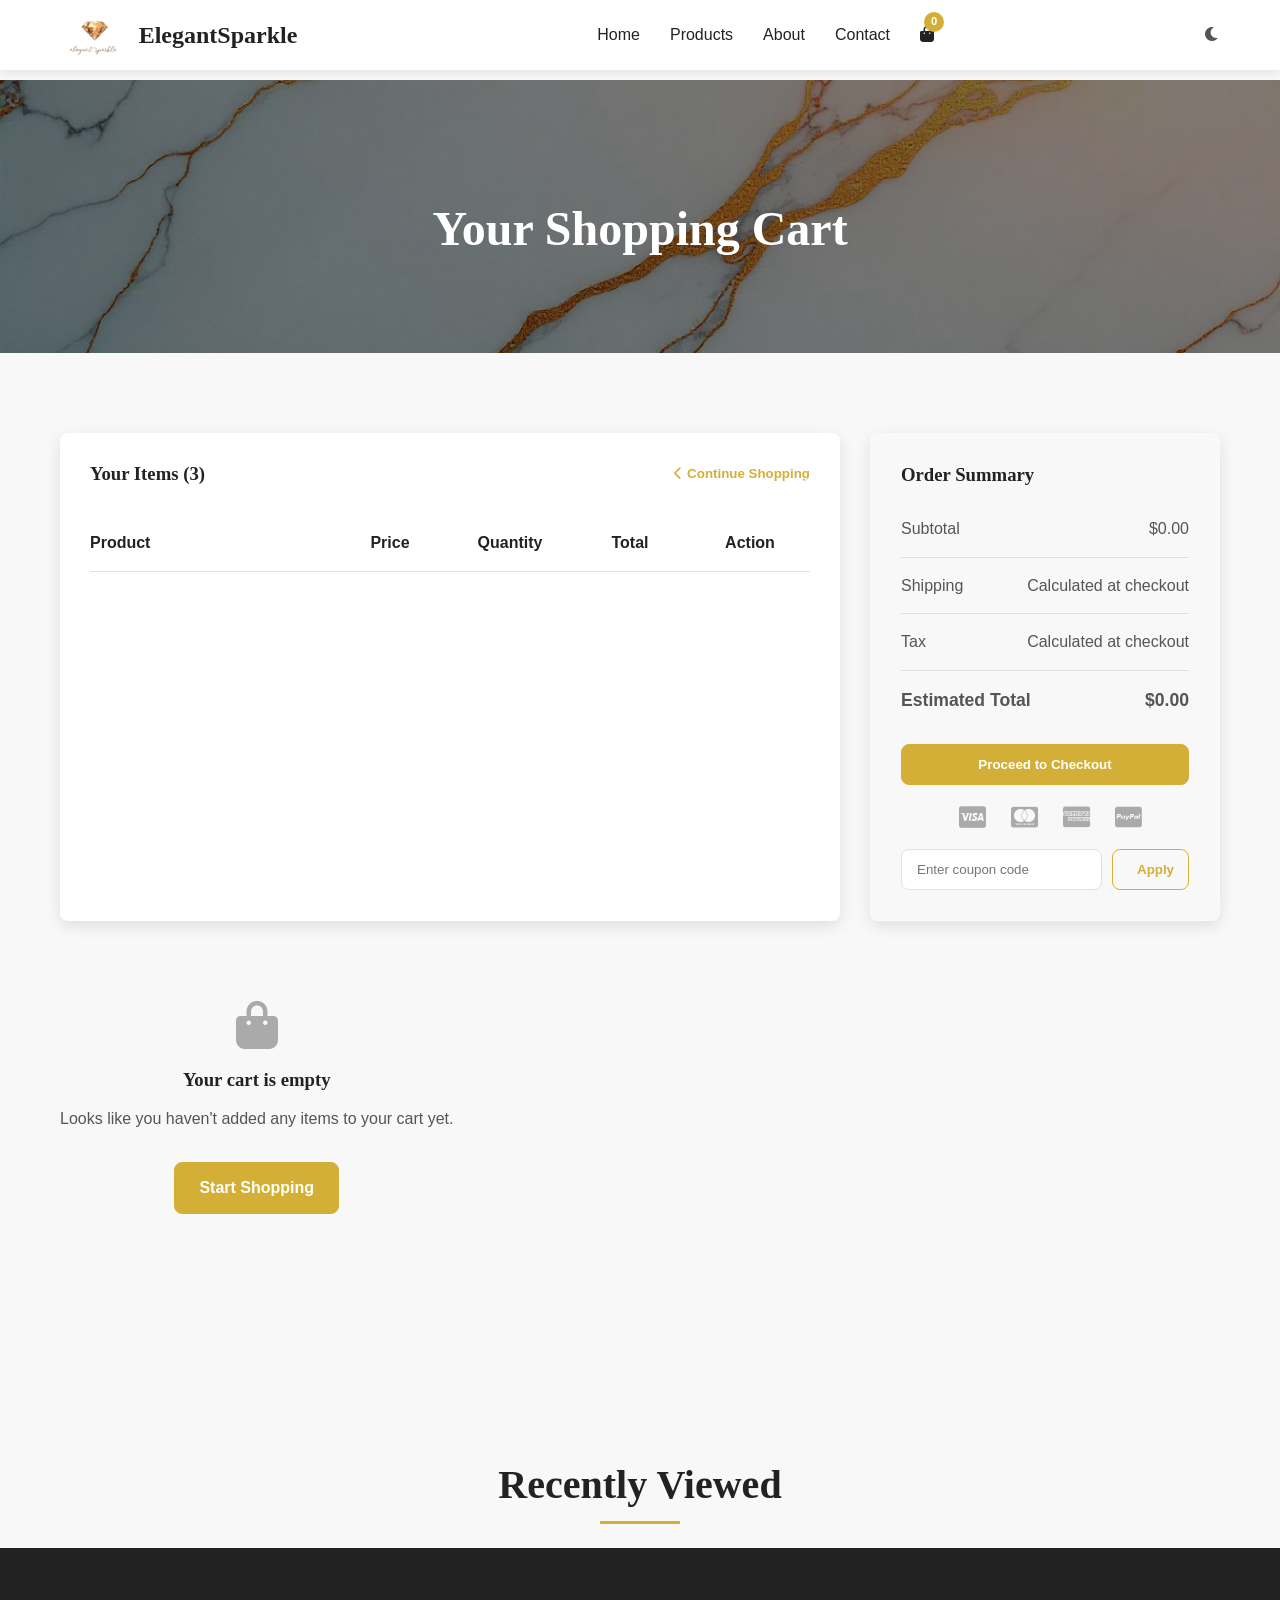
<file: cart.html>
<!DOCTYPE html>
<html lang="en">
<head>
    <meta charset="UTF-8">
    <meta name="viewport" content="width=device-width, initial-scale=1.0">
    <title>Your Shopping Cart | ElegantSparkle</title>
    <link rel="stylesheet" href="css/style.css">
    <link rel="stylesheet" href="css/animations.css">
    <link rel="stylesheet" href="https://cdnjs.cloudflare.com/ajax/libs/font-awesome/6.0.0-beta3/css/all.min.css">
</head>
<body>
    <!-- Preloader -->
    <div class="preloader">
        <div class="diamond-loader"></div>
    </div>

    <!-- Header -->
    <header class="header sticky">
        <div class="container">
            <a href="index.html" class="logo">
                <img src="images/logo.png" alt="ElegantSparkle">
                <span>ElegantSparkle</span>
            </a>
            <nav class="navbar">
                <ul class="nav-links">
                    <li><a href="index.html">Home</a></li>
                    <li><a href="products.html">Products</a></li>
                    <li><a href="about.html">About</a></li>
                    <li><a href="contact.html">Contact</a></li>
                    <li class="cart-icon">
                        <a href="cart.html">
                            <i class="fas fa-shopping-bag"></i>
                            <span class="cart-count">0</span>
                        </a>
                    </li>
                </ul>
            </nav>
            <div class="hamburger">
                <div class="bar"></div>
                <div class="bar"></div>
                <div class="bar"></div>
            </div>
        </div>
    </header>

    <!-- Cart Hero -->
    <section class="page-hero">
        <div class="container">
            <h1>Your Shopping Cart</h1>
        </div>
    </section>

    <!-- Cart Section -->
    <section class="cart-section">
        <div class="container">
            <div class="cart-container">
                <div class="cart-items">
                    <div class="cart-header">
                        <h3>Your Items (3)</h3>
                        <button class="btn btn-text continue-shopping"><i class="fas fa-chevron-left"></i> Continue Shopping</button>
                    </div>
                    <div class="cart-table">
                        <div class="cart-table-header">
                            <div class="cart-col product">Product</div>
                            <div class="cart-col price">Price</div>
                            <div class="cart-col quantity">Quantity</div>
                            <div class="cart-col total">Total</div>
                            <div class="cart-col action">Action</div>
                        </div>
                        <div class="cart-table-body">
                            <!-- Cart items will be loaded dynamically -->
                        </div>
                    </div>
                </div>
                <div class="cart-summary glassmorphism">
                    <h3>Order Summary</h3>
                    <div class="summary-details">
                        <div class="summary-row">
                            <span>Subtotal</span>
                            <span class="subtotal">$0.00</span>
                        </div>
                        <div class="summary-row">
                            <span>Shipping</span>
                            <span class="shipping">Calculated at checkout</span>
                        </div>
                        <div class="summary-row">
                            <span>Tax</span>
                            <span class="tax">Calculated at checkout</span>
                        </div>
                        <div class="summary-row total">
                            <span>Estimated Total</span>
                            <span class="estimated-total">$0.00</span>
                        </div>
                    </div>
                    <button class="btn btn-gold checkout-btn ripple">Proceed to Checkout</button>
                    <div class="payment-methods">
                        <i class="fab fa-cc-visa"></i>
                        <i class="fab fa-cc-mastercard"></i>
                        <i class="fab fa-cc-amex"></i>
                        <i class="fab fa-cc-paypal"></i>
                    </div>
                    <div class="coupon-code">
                        <input type="text" placeholder="Enter coupon code">
                        <button class="btn btn-outline-gold apply-coupon">Apply</button>
                    </div>
                </div>
            </div>
            <div class="cart-empty">
                <div class="empty-content">
                    <i class="fas fa-shopping-bag"></i>
                    <h3>Your cart is empty</h3>
                    <p>Looks like you haven't added any items to your cart yet.</p>
                    <a href="products.html" class="btn btn-gold ripple">Start Shopping</a>
                </div>
            </div>
        </div>
    </section>

    <!-- Recently Viewed -->
    <section class="recently-viewed">
        <div class="container">
            <h3 class="section-title">Recently Viewed</h3>
            <div class="recently-viewed-grid">
                <!-- Recently viewed items will be loaded here -->
            </div>
        </div>
    </section>

    <!-- Footer -->
    <footer class="footer">
        <!-- Same as index.html -->
    </footer>

    <!-- Scroll to Top Button -->
    <button class="scroll-top">
        <i class="fas fa-arrow-up"></i>
    </button>

    <!-- Toast Notification -->
    <div class="toast"></div>

    <script src="js/main.js"></script>
    <script src="js/cart.js"></script>
</body>
</html>
</file>
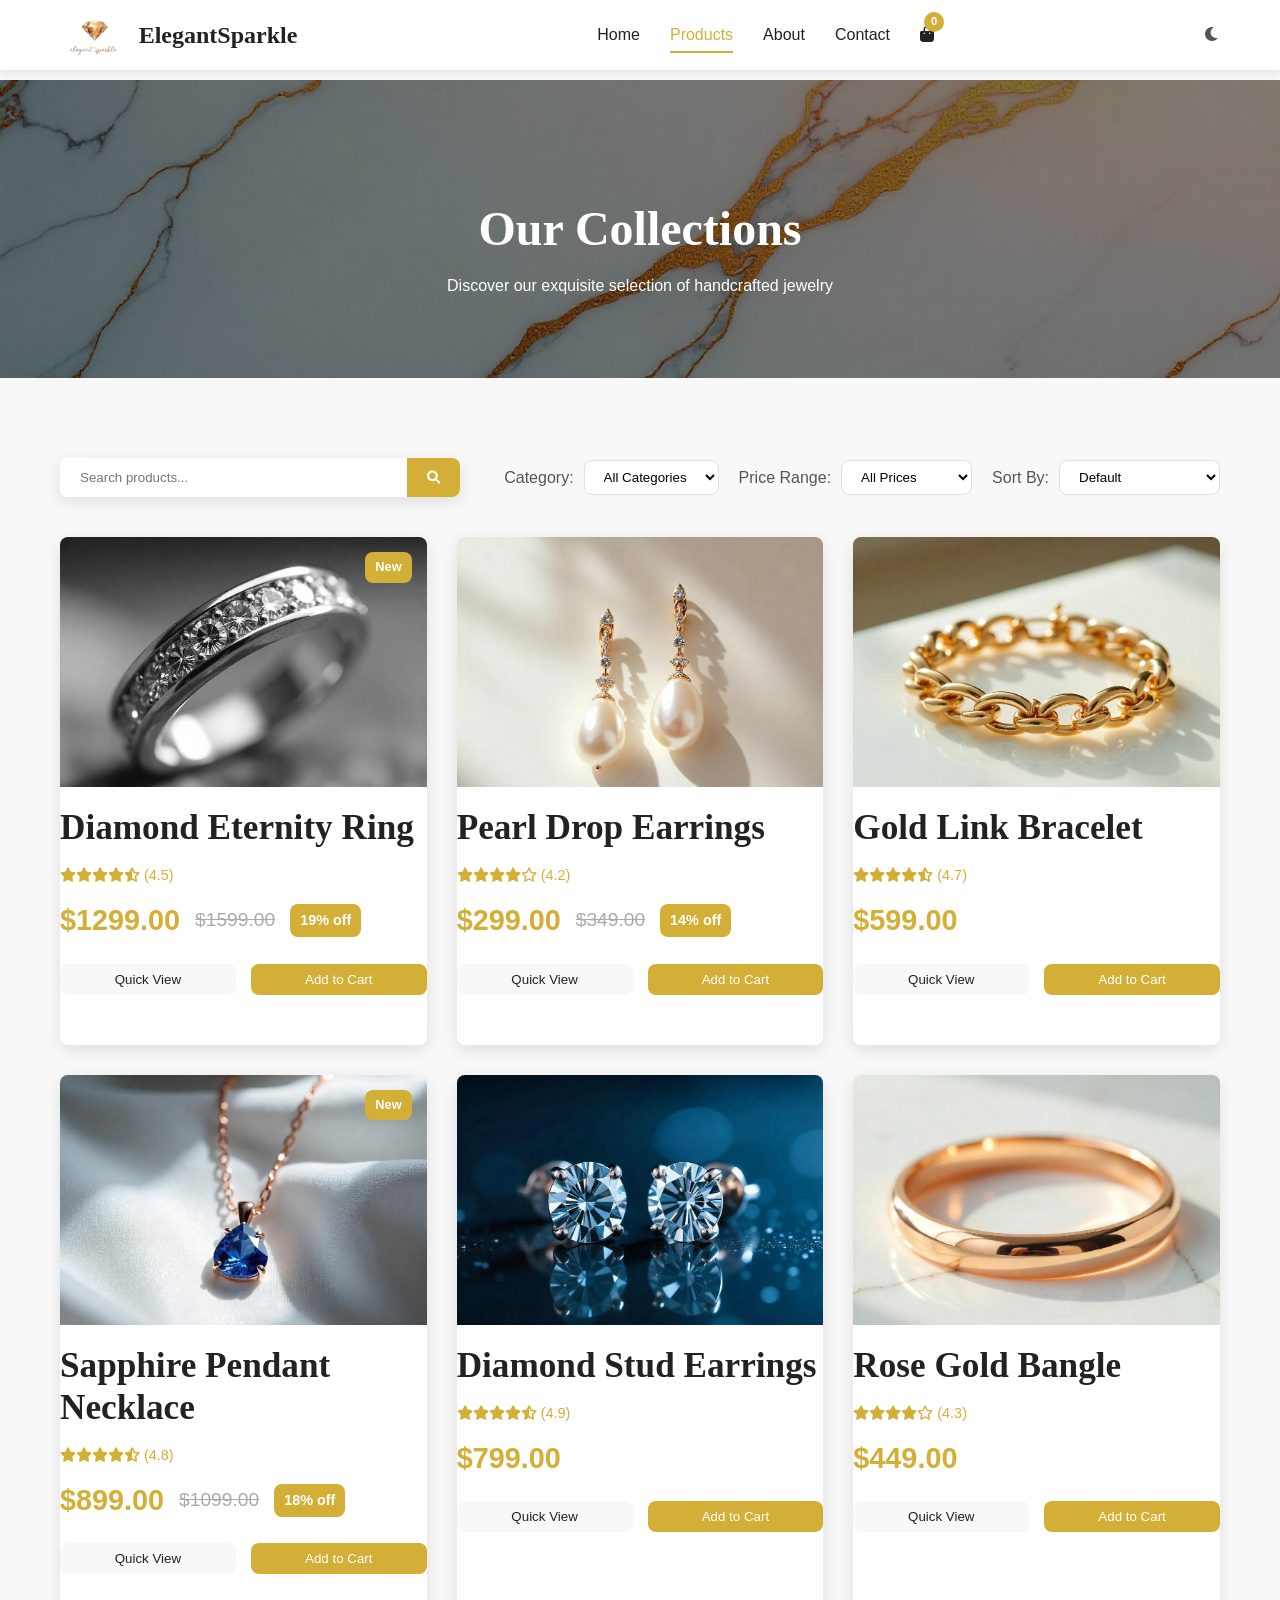
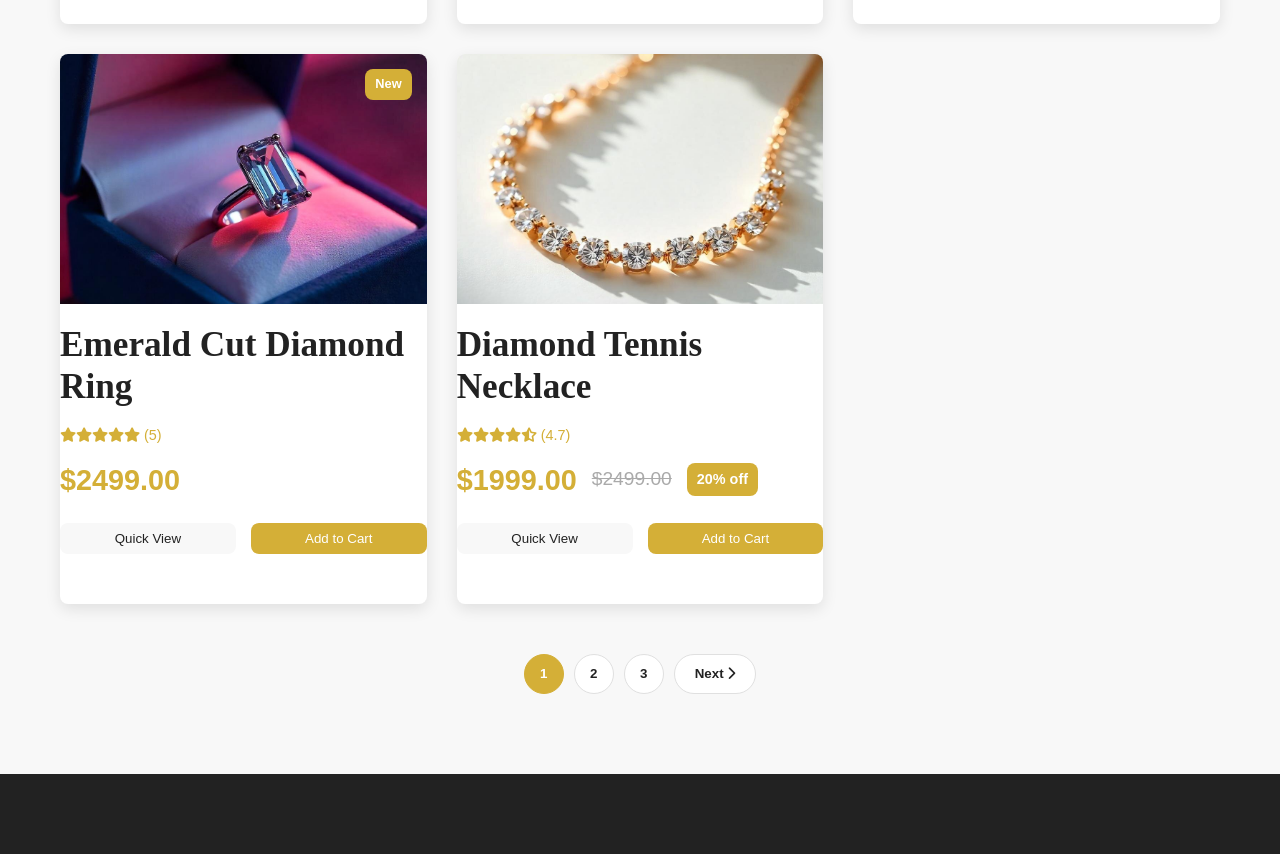
<file: products.html>
<!DOCTYPE html>
<html lang="en">
<head>
    <meta charset="UTF-8">
    <meta name="viewport" content="width=device-width, initial-scale=1.0">
    <title>Our Products | ElegantSparkle</title>
    <link rel="stylesheet" href="css/style.css">
    <link rel="stylesheet" href="css/animations.css">
    <link rel="stylesheet" href="https://cdnjs.cloudflare.com/ajax/libs/font-awesome/6.0.0-beta3/css/all.min.css">
</head>
<body>
    <!-- Preloader -->
    <div class="preloader">
        <div class="diamond-loader"></div>
    </div>

    <!-- Header -->
    <header class="header sticky">
        <div class="container">
            <a href="index.html" class="logo">
                <img src="images/logo.png" alt="ElegantSparkle">
                <span>ElegantSparkle</span>
            </a>
            <nav class="navbar">
                <ul class="nav-links">
                    <li><a href="index.html">Home</a></li>
                    <li><a href="products.html" class="active">Products</a></li>
                    <li><a href="about.html">About</a></li>
                    <li><a href="contact.html">Contact</a></li>
                    <li class="cart-icon">
                        <a href="cart.html">
                            <i class="fas fa-shopping-bag"></i>
                            <span class="cart-count">0</span>
                        </a>
                    </li>
                </ul>
            </nav>
            <div class="hamburger">
                <div class="bar"></div>
                <div class="bar"></div>
                <div class="bar"></div>
            </div>
        </div>
    </header>

    <!-- Products Hero -->
    <section class="page-hero">
        <div class="container">
            <h1>Our Collections</h1>
            <p>Discover our exquisite selection of handcrafted jewelry</p>
        </div>
    </section>

    <!-- Products Section -->
    <section class="products-section">
        <div class="container">
            <div class="products-toolbar">
                <div class="search-box">
                    <input type="text" id="product-search" placeholder="Search products...">
                    <button class="search-btn"><i class="fas fa-search"></i></button>
                </div>
                <div class="filter-controls">
                    <div class="filter-group">
                        <label for="category-filter">Category:</label>
                        <select id="category-filter">
                            <option value="all">All Categories</option>
                            <option value="rings">Rings</option>
                            <option value="necklaces">Necklaces</option>
                            <option value="earrings">Earrings</option>
                            <option value="bracelets">Bracelets</option>
                        </select>
                    </div>
                    <div class="filter-group">
                        <label for="price-filter">Price Range:</label>
                        <select id="price-filter">
                            <option value="all">All Prices</option>
                            <option value="0-100">$0 - $100</option>
                            <option value="100-500">$100 - $500</option>
                            <option value="500-1000">$500 - $1000</option>
                            <option value="1000+">$1000+</option>
                        </select>
                    </div>
                    <div class="filter-group">
                        <label for="sort-by">Sort By:</label>
                        <select id="sort-by">
                            <option value="default">Default</option>
                            <option value="price-low">Price: Low to High</option>
                            <option value="price-high">Price: High to Low</option>
                            <option value="rating">Rating</option>
                            <option value="newest">Newest</option>
                        </select>
                    </div>
                </div>
            </div>

            <div class="products-grid">
                <!-- Product cards will be dynamically loaded here -->
            </div>

            <div class="pagination">
                <button class="page-btn active">1</button>
                <button class="page-btn">2</button>
                <button class="page-btn">3</button>
                <button class="page-btn next">Next <i class="fas fa-chevron-right"></i></button>
            </div>
        </div>
    </section>

    <!-- Quick View Modal -->
    <div class="quick-view-modal">
        <div class="modal-content">
            <span class="close-modal">&times;</span>
            <div class="modal-body">
                <!-- Content will be loaded dynamically -->
            </div>
        </div>
    </div>

    <!-- Footer -->
    <footer class="footer">
        <!-- Same as index.html -->
    </footer>

    <!-- Scroll to Top Button -->
    <button class="scroll-top">
        <i class="fas fa-arrow-up"></i>
    </button>

    <!-- Toast Notification -->
    <div class="toast"></div>

    <script src="js/main.js"></script>
    <script src="js/cart.js"></script>
    <script src="js/products.js"></script>
</body>
</html>
</file>
<file: css/style.css>
/* Global Styles */
:root {
    --primary-color: #d4af37; /* Gold */
    --secondary-color: #333333;
    --light-color: #f8f8f8;
    --dark-color: #222222;
    --text-color: #555555;
    --light-gray: #e0e0e0;
    --medium-gray: #aaaaaa;
    --dark-gray: #777777;
    --white: #ffffff;
    --black: #000000;
    --success-color: #28a745;
    --error-color: #dc3545;
    --warning-color: #ffc107;
    --info-color: #17a2b8;
    --font-main: 'Cormorant Garamond', serif;
    --font-secondary: 'Montserrat', sans-serif;
    --transition: all 0.3s ease;
    --border-radius: 8px;
    --box-shadow: 0 5px 15px rgba(0, 0, 0, 0.1);
    --glass-effect: rgba(255, 255, 255, 0.1);
    --glass-border: 1px solid rgba(255, 255, 255, 0.2);
    --glass-backdrop: blur(10px);
}

* {
    margin: 0;
    padding: 0;
    box-sizing: border-box;
}

html {
    scroll-behavior: smooth;
}

body {
    font-family: var(--font-secondary);
    color: var(--text-color);
    background-color: var(--light-color);
    line-height: 1.6;
    overflow-x: hidden;
}

h1, h2, h3, h4, h5, h6 {
    font-family: var(--font-main);
    color: var(--dark-color);
    font-weight: 600;
    line-height: 1.2;
}

a {
    text-decoration: none;
    color: inherit;
    transition: var(--transition);
}

ul {
    list-style: none;
}

img {
    max-width: 100%;
    height: auto;
}

.container {
    width: 100%;
    max-width: 1200px;
    margin: 0 auto;
    padding: 0 20px;
}

.btn {
    display: inline-block;
    padding: 12px 24px;
    border-radius: var(--border-radius);
    font-weight: 600;
    text-align: center;
    cursor: pointer;
    transition: var(--transition);
    border: none;
    font-family: var(--font-secondary);
    position: relative;
    overflow: hidden;
}

.btn-gold {
    background-color: var(--primary-color);
    color: var(--white);
    border: 1px solid var(--primary-color);
}

.btn-gold:hover {
    background-color: transparent;
    color: var(--primary-color);
}

.btn-outline-gold {
    background-color: transparent;
    color: var(--primary-color);
    border: 1px solid var(--primary-color);
}

.btn-outline-gold:hover {
    background-color: var(--primary-color);
    color: var(--white);
}

.btn-text {
    background: none;
    border: none;
    color: var(--primary-color);
    padding: 0;
    font-weight: 600;
}

.btn-text:hover {
    text-decoration: underline;
}

.section-title {
    font-size: 2.5rem;
    margin-bottom: 1.5rem;
    text-align: center;
    position: relative;
    padding-bottom: 15px;
}

.section-title::after {
    content: '';
    position: absolute;
    bottom: 0;
    left: 50%;
    transform: translateX(-50%);
    width: 80px;
    height: 3px;
    background-color: var(--primary-color);
}

/* Glassmorphism Effect */
.glassmorphism {
    background: var(--glass-effect);
    border-radius: var(--border-radius);
    box-shadow: var(--box-shadow);
    backdrop-filter: var(--glass-backdrop);
    -webkit-backdrop-filter: var(--glass-backdrop);
    border: var(--glass-border);
}

/* Header Styles */
.header {
    padding: 20px 0;
    position: fixed;
    top: 0;
    left: 0;
    width: 100%;
    z-index: 1000;
    transition: var(--transition);
    background-color: rgba(255, 255, 255, 0.9);
}

.header.sticky {
    padding: 15px 0;
    box-shadow: 0 2px 10px rgba(0, 0, 0, 0.1);
    background-color: rgba(255, 255, 255, 0.98);
}

.header .container {
    display: flex;
    justify-content: space-between;
    align-items: center;
}

.logo {
    display: flex;
    align-items: center;
    font-family: var(--font-main);
    font-size: 1.5rem;
    font-weight: 700;
    color: var(--dark-color);
}

.logo img {
    height: 40px;
    margin-right: 10px;
}

.nav-links {
    display: flex;
    align-items: center;
}

.nav-links li {
    margin-left: 30px;
    position: relative;
}

.nav-links a {
    font-weight: 500;
    color: var(--dark-color);
    transition: var(--transition);
}

.nav-links a:hover,
.nav-links a.active {
    color: var(--primary-color);
}

.nav-links a.active::after {
    content: '';
    position: absolute;
    bottom: -5px;
    left: 0;
    width: 100%;
    height: 2px;
    background-color: var(--primary-color);
}

.cart-icon {
    position: relative;
}

.cart-count {
    position: absolute;
    top: -10px;
    right: -10px;
    background-color: var(--primary-color);
    color: var(--white);
    border-radius: 50%;
    width: 20px;
    height: 20px;
    display: flex;
    align-items: center;
    justify-content: center;
    font-size: 0.7rem;
    font-weight: 600;
}

.hamburger {
    display: none;
    cursor: pointer;
}

.hamburger .bar {
    width: 25px;
    height: 3px;
    background-color: var(--dark-color);
    margin: 5px 0;
    transition: var(--transition);
}

/* Hero Section */
.hero {
    height: 100vh;
    min-height: 600px;
    position: relative;
    overflow: hidden;
    margin-top: 80px;
}

.hero-slider {
    width: 100%;
    height: 100%;
    position: relative;
}

.slide {
    position: absolute;
    top: 0;
    left: 0;
    width: 100%;
    height: 100%;
    background-size: cover;
    background-position: center;
    opacity: 0;
    transition: opacity 1s ease-in-out;
}

.slide.active {
    opacity: 1;
}

.slide-content {
    position: absolute;
    top: 50%;
    left: 10%;
    transform: translateY(-50%);
    max-width: 500px;
    color: var(--white);
    text-shadow: 1px 1px 3px rgba(0, 0, 0, 0.3);
}

.slide-title {
    font-size: 3.5rem;
    margin-bottom: 20px;
    color: var(--white);
}

.slide-text {
    font-size: 1.2rem;
    margin-bottom: 30px;
}

.slider-nav {
    position: absolute;
    bottom: 50px;
    left: 50%;
    transform: translateX(-50%);
    display: flex;
    z-index: 10;
}

.slider-btn {
    width: 12px;
    height: 12px;
    border-radius: 50%;
    border: 2px solid var(--white);
    background: transparent;
    margin: 0 5px;
    cursor: pointer;
    transition: var(--transition);
}

.slider-btn.active {
    background: var(--white);
}

/* Page Hero */
.page-hero {
    padding: 120px 0 80px;
    text-align: center;
    background: linear-gradient(rgba(0, 0, 0, 0.5), rgba(0, 0, 0, 0.5)), url('../images/about/hero-bg.jpg') center/cover no-repeat;
    color: var(--white);
    margin-top: 80px;
}

.page-hero h1 {
    font-size: 3rem;
    color: var(--white);
    margin-bottom: 15px;
}

/* Featured Collections */
.featured-collections {
    padding: 80px 0;
}

.collections-grid {
    display: grid;
    grid-template-columns: repeat(auto-fit, minmax(300px, 1fr));
    gap: 30px;
    margin-top: 40px;
}

.collection-card {
    position: relative;
    border-radius: var(--border-radius);
    overflow: hidden;
    box-shadow: var(--box-shadow);
    transition: var(--transition);
}

.collection-img {
    height: 300px;
    overflow: hidden;
}

.collection-img img {
    width: 100%;
    height: 100%;
    object-fit: cover;
    transition: var(--transition);
}

.collection-info {
    position: absolute;
    bottom: 0;
    left: 0;
    width: 100%;
    padding: 20px;
    background: linear-gradient(to top, rgba(0, 0, 0, 0.8), transparent);
    color: var(--white);
}

.collection-info h3 {
    color: var(--white);
    margin-bottom: 5px;
}

.collection-card:hover .collection-img img {
    transform: scale(1.1);
}

/* Testimonials */
.testimonials {
    padding: 80px 0;
    background-color: #f9f9f9;
}

.testimonial-carousel {
    position: relative;
    max-width: 800px;
    margin: 40px auto 0;
}

.testimonial-slide {
    display: none;
    animation: fade 1s ease-in-out;
}

.testimonial-slide.active {
    display: block;
}

.testimonial-content {
    padding: 30px;
    text-align: center;
}

.rating {
    color: var(--primary-color);
    margin-bottom: 20px;
}

.client-info {
    display: flex;
    align-items: center;
    justify-content: center;
    margin-top: 20px;
}

.client-info img {
    width: 60px;
    height: 60px;
    border-radius: 50%;
    object-fit: cover;
    margin-right: 15px;
    border: 2px solid var(--primary-color);
}

.testimonial-nav {
    display: flex;
    justify-content: center;
    margin-top: 30px;
}

.testimonial-prev,
.testimonial-next {
    background: none;
    border: none;
    color: var(--primary-color);
    font-size: 1.5rem;
    cursor: pointer;
    margin: 0 10px;
    transition: var(--transition);
}

.testimonial-prev:hover,
.testimonial-next:hover {
    transform: scale(1.2);
}

/* Newsletter */
.newsletter {
    padding: 80px 0;
    background: linear-gradient(rgba(0, 0, 0, 0.7), rgba(0, 0, 0, 0.7)), url('../images/newsletter-bg.jpg') center/cover no-repeat;
    color: var(--white);
}

.newsletter-content {
    max-width: 600px;
    margin: 0 auto;
    padding: 40px;
    text-align: center;
}

.newsletter h2 {
    color: var(--white);
    margin-bottom: 15px;
}

.newsletter-form {
    display: flex;
    margin-top: 30px;
}

.newsletter-form input {
    flex: 1;
    padding: 12px 20px;
    border: none;
    border-radius: var(--border-radius) 0 0 var(--border-radius);
    font-family: var(--font-secondary);
}

.newsletter-form button {
    border-radius: 0 var(--border-radius) var(--border-radius) 0;
}

/* Products Section */
.products-section {
    padding: 80px 0;
}

.products-toolbar {
    display: flex;
    justify-content: space-between;
    align-items: center;
    margin-bottom: 30px;
    flex-wrap: wrap;
    gap: 20px;
}

.search-box {
    display: flex;
    align-items: center;
    background-color: var(--white);
    border-radius: var(--border-radius);
    overflow: hidden;
    box-shadow: var(--box-shadow);
    flex: 1;
    max-width: 400px;
}

.search-box input {
    flex: 1;
    padding: 12px 20px;
    border: none;
    font-family: var(--font-secondary);
}

.search-btn {
    background-color: var(--primary-color);
    color: var(--white);
    border: none;
    padding: 12px 20px;
    cursor: pointer;
}

.filter-controls {
    display: flex;
    gap: 20px;
    flex-wrap: wrap;
}

.filter-group {
    display: flex;
    align-items: center;
    gap: 10px;
}

.filter-group label {
    font-weight: 500;
}

.filter-group select {
    padding: 8px 15px;
    border-radius: var(--border-radius);
    border: 1px solid var(--light-gray);
    font-family: var(--font-secondary);
    background-color: var(--white);
}

.products-grid {
    display: grid;
    grid-template-columns: repeat(auto-fill, minmax(280px, 1fr));
    gap: 30px;
    margin-top: 40px;
}

.product-card {
    background-color: var(--white);
    border-radius: var(--border-radius);
    overflow: hidden;
    box-shadow: var(--box-shadow);
    transition: var(--transition);
    position: relative;
}

.product-card:hover {
    transform: translateY(-10px);
    box-shadow: 0 15px 30px rgba(0, 0, 0, 0.1);
}

.product-badge {
    position: absolute;
    top: 15px;
    right: 15px;
    background-color: var(--primary-color);
    color: var(--white);
    padding: 5px 10px;
    border-radius: var(--border-radius);
    font-size: 0.8rem;
    font-weight: 600;
    z-index: 1;
}

.product-img {
    height: 250px;
    overflow: hidden;
}

.product-img img {
    width: 100%;
    height: 100%;
    object-fit: cover;
    transition: var(--transition);
}

.product-card:hover .product-img img {
    transform: scale(1.1);
}

.product-info {
    padding: 20px;
}

.product-title {
    font-size: 1.1rem;
    margin-bottom: 10px;
    color: var(--dark-color);
}

.product-price {
    display: flex;
    align-items: center;
    gap: 10px;
    margin-bottom: 15px;
}

.current-price {
    font-weight: 600;
    color: var(--primary-color);
    font-size: 1.2rem;
}

.original-price {
    text-decoration: line-through;
    color: var(--medium-gray);
    font-size: 0.9rem;
}

.discount {
    background-color: var(--primary-color);
    color: var(--white);
    padding: 3px 8px;
    border-radius: var(--border-radius);
    font-size: 0.8rem;
    font-weight: 600;
}

.product-actions {
    display: flex;
    gap: 10px;
}

.quick-view-btn {
    background-color: var(--light-color);
    color: var(--dark-color);
    border: none;
    padding: 8px 15px;
    border-radius: var(--border-radius);
    font-weight: 500;
    cursor: pointer;
    transition: var(--transition);
    flex: 1;
}

.quick-view-btn:hover {
    background-color: var(--primary-color);
    color: var(--white);
}

.add-to-cart-btn {
    background-color: var(--primary-color);
    color: var(--white);
    border: none;
    padding: 8px 15px;
    border-radius: var(--border-radius);
    font-weight: 500;
    cursor: pointer;
    transition: var(--transition);
    flex: 1;
}

.add-to-cart-btn:hover {
    background-color: var(--dark-color);
}

.rating {
    color: var(--primary-color);
    margin-bottom: 10px;
    font-size: 0.9rem;
}

.pagination {
    display: flex;
    justify-content: center;
    margin-top: 50px;
    gap: 10px;
}

.page-btn {
    width: 40px;
    height: 40px;
    border-radius: 50%;
    border: 1px solid var(--light-gray);
    background-color: var(--white);
    color: var(--dark-color);
    font-weight: 600;
    cursor: pointer;
    transition: var(--transition);
}

.page-btn.active {
    background-color: var(--primary-color);
    color: var(--white);
    border-color: var(--primary-color);
}

.page-btn:hover:not(.active) {
    border-color: var(--primary-color);
    color: var(--primary-color);
}

.page-btn.next {
    width: auto;
    padding: 0 20px;
    border-radius: 20px;
}

/* Quick View Modal */
.quick-view-modal {
    position: fixed;
    top: 0;
    left: 0;
    width: 100%;
    height: 100%;
    background-color: rgba(0, 0, 0, 0.7);
    display: flex;
    align-items: center;
    justify-content: center;
    z-index: 2000;
    opacity: 0;
    visibility: hidden;
    transition: var(--transition);
}

.quick-view-modal.active {
    opacity: 1;
    visibility: visible;
}

.modal-content {
    background-color: var(--white);
    border-radius: var(--border-radius);
    width: 90%;
    max-width: 900px;
    max-height: 90vh;
    overflow-y: auto;
    position: relative;
    animation: modalFadeIn 0.3s ease-in-out;
}

.close-modal {
    position: absolute;
    top: 15px;
    right: 15px;
    font-size: 1.5rem;
    color: var(--dark-color);
    cursor: pointer;
    transition: var(--transition);
    z-index: 1;
}

.close-modal:hover {
    color: var(--primary-color);
    transform: rotate(90deg);
}

.modal-body {
    display: grid;
    grid-template-columns: 1fr 1fr;
    gap: 30px;
    padding: 30px;
}

.modal-product-img {
    border-radius: var(--border-radius);
    overflow: hidden;
}

.modal-product-img img {
    width: 100%;
    height: auto;
    display: block;
}

.modal-product-info h2 {
    margin-bottom: 15px;
}

.modal-product-price {
    font-size: 1.5rem;
    color: var(--primary-color);
    font-weight: 600;
    margin-bottom: 15px;
}

.modal-product-description {
    margin-bottom: 20px;
}

.modal-product-options {
    margin-bottom: 20px;
}

.option-group {
    margin-bottom: 15px;
}

.option-group label {
    display: block;
    margin-bottom: 5px;
    font-weight: 500;
}

.option-group select,
.option-group input {
    width: 100%;
    padding: 10px;
    border-radius: var(--border-radius);
    border: 1px solid var(--light-gray);
    font-family: var(--font-secondary);
}

.quantity-selector {
    display: flex;
    align-items: center;
    border: 1px solid var(--light-gray);
    border-radius: var(--border-radius);
    width: fit-content;
}

.quantity-btn {
    background: none;
    border: none;
    padding: 10px 15px;
    cursor: pointer;
    font-size: 1rem;
}

.quantity-input {
    width: 50px;
    text-align: center;
    border: none;
    border-left: 1px solid var(--light-gray);
    border-right: 1px solid var(--light-gray);
    padding: 10px;
    -moz-appearance: textfield;
}

.quantity-input::-webkit-outer-spin-button,
.quantity-input::-webkit-inner-spin-button {
    -webkit-appearance: none;
    margin: 0;
}

.modal-product-actions {
    display: flex;
    gap: 10px;
    margin-bottom: 20px;
}

.modal-product-actions .btn {
    flex: 1;
}

.modal-product-meta {
    font-size: 0.9rem;
    color: var(--dark-gray);
}

/* Product Details */
.product-details {
    padding: 80px 0;
}

.product-details-grid {
    display: grid;
    grid-template-columns: 1fr 1fr;
    gap: 50px;
    margin-top: 40px;
}

.product-gallery {
    position: sticky;
    top: 100px;
}

.main-image {
    margin-bottom: 15px;
    border-radius: var(--border-radius);
    overflow: hidden;
}

.main-image img {
    width: 100%;
    height: auto;
    display: block;
}

.thumbnail-container {
    display: grid;
    grid-template-columns: repeat(4, 1fr);
    gap: 10px;
}

.thumbnail {
    border-radius: var(--border-radius);
    overflow: hidden;
    cursor: pointer;
    border: 2px solid transparent;
    transition: var(--transition);
}

.thumbnail.active {
    border-color: var(--primary-color);
}

.thumbnail img {
    width: 100%;
    height: auto;
    display: block;
}

.product-info {
    padding: 20px 0;
}

.product-title {
    font-size: 2.2rem;
    margin-bottom: 15px;
}

.product-meta {
    display: flex;
    align-items: center;
    gap: 20px;
    margin-bottom: 20px;
    font-size: 0.9rem;
}

.review-count {
    color: var(--medium-gray);
}

.product-price {
    display: flex;
    align-items: center;
    gap: 15px;
    margin-bottom: 20px;
}

.current-price {
    font-size: 1.8rem;
    font-weight: 600;
    color: var(--primary-color);
}

.original-price {
    text-decoration: line-through;
    color: var(--medium-gray);
    font-size: 1.2rem;
}

.discount {
    background-color: var(--primary-color);
    color: var(--white);
    padding: 5px 10px;
    border-radius: var(--border-radius);
    font-size: 0.9rem;
    font-weight: 600;
}

.product-description {
    margin-bottom: 30px;
}

.features-list {
    margin: 20px 0;
}

.features-list li {
    margin-bottom: 10px;
    display: flex;
    align-items: center;
}

.features-list i {
    margin-right: 10px;
    color: var(--primary-color);
}

.product-options {
    margin-bottom: 30px;
}

.size-select {
    padding: 10px 15px;
    border-radius: var(--border-radius);
    border: 1px solid var(--light-gray);
    font-family: var(--font-secondary);
    width: 100%;
    max-width: 200px;
}

.product-actions {
    display: flex;
    gap: 15px;
    margin-bottom: 30px;
}

.product-actions .btn {
    flex: 1;
}

.product-share {
    display: flex;
    align-items: center;
    gap: 15px;
}

.product-share a {
    color: var(--dark-gray);
    font-size: 1.2rem;
    transition: var(--transition);
}

.product-share a:hover {
    color: var(--primary-color);
}

.product-tabs {
    margin-top: 50px;
}

.tab-header {
    display: flex;
    border-bottom: 1px solid var(--light-gray);
    margin-bottom: 30px;
}

.tab-btn {
    padding: 10px 20px;
    background: none;
    border: none;
    border-bottom: 3px solid transparent;
    font-weight: 600;
    color: var(--dark-gray);
    cursor: pointer;
    transition: var(--transition);
}

.tab-btn.active {
    color: var(--primary-color);
    border-bottom-color: var(--primary-color);
}

.tab-content {
    display: none;
    padding: 20px 0;
}

.tab-content.active {
    display: block;
    animation: fadeIn 0.5s ease-in-out;
}

.details-table {
    width: 100%;
    border-collapse: collapse;
}

.details-table th,
.details-table td {
    padding: 12px 15px;
    text-align: left;
    border-bottom: 1px solid var(--light-gray);
}

.details-table th {
    font-weight: 600;
    color: var(--dark-color);
    width: 30%;
}

.review-summary {
    display: flex;
    align-items: center;
    gap: 50px;
    margin-bottom: 30px;
    flex-wrap: wrap;
}

.average-rating {
    text-align: center;
}

.average {
    font-size: 3rem;
    font-weight: 600;
    color: var(--primary-color);
}

.stars {
    font-size: 1.2rem;
    margin: 5px 0;
}

.total-reviews {
    color: var(--medium-gray);
    font-size: 0.9rem;
}

.rating-bars {
    flex: 1;
    min-width: 250px;
}

.rating-bar {
    display: flex;
    align-items: center;
    gap: 10px;
    margin-bottom: 10px;
}

.bar-container {
    flex: 1;
    height: 10px;
    background-color: var(--light-gray);
    border-radius: 5px;
    overflow: hidden;
}

.bar {
    height: 100%;
    background-color: var(--primary-color);
}

.review-list {
    margin-bottom: 30px;
}

.review {
    padding: 20px 0;
    border-bottom: 1px solid var(--light-gray);
}

.review:last-child {
    border-bottom: none;
}

.review-header {
    display: flex;
    align-items: center;
    flex-wrap: wrap;
    gap: 15px;
    margin-bottom: 10px;
}

.reviewer {
    font-weight: 600;
    color: var(--dark-color);
}

.review-date {
    color: var(--medium-gray);
    font-size: 0.9rem;
}

.review-rating {
    color: var(--primary-color);
}

.review-title {
    font-weight: 600;
    margin-bottom: 10px;
}

.load-more-reviews {
    display: block;
    margin: 0 auto;
}

.review-form {
    margin-top: 30px;
}

.review-form .form-group {
    margin-bottom: 20px;
}

.review-form label {
    display: block;
    margin-bottom: 5px;
    font-weight: 500;
}

.rating-input {
    display: flex;
    gap: 5px;
}

.rating-input input {
    display: none;
}

.rating-input label {
    font-size: 1.5rem;
    color: var(--light-gray);
    cursor: pointer;
    transition: var(--transition);
}

.rating-input input:checked ~ label,
.rating-input label:hover,
.rating-input label:hover ~ label {
    color: var(--primary-color);
}

.review-form input,
.review-form textarea {
    width: 100%;
    padding: 10px 15px;
    border-radius: var(--border-radius);
    border: 1px solid var(--light-gray);
    font-family: var(--font-secondary);
}

.review-form textarea {
    resize: vertical;
    min-height: 150px;
}

.related-products {
    margin-top: 80px;
}

.related-products h3 {
    margin-bottom: 30px;
    font-size: 1.8rem;
}

.related-products-grid {
    display: grid;
    grid-template-columns: repeat(auto-fill, minmax(250px, 1fr));
    gap: 30px;
}

/* Cart Section */
.cart-section {
    padding: 80px 0;
}

.cart-container {
    display: grid;
    grid-template-columns: 1fr 350px;
    gap: 30px;
}

.cart-items {
    background-color: var(--white);
    border-radius: var(--border-radius);
    padding: 30px;
    box-shadow: var(--box-shadow);
}

.cart-header {
    display: flex;
    justify-content: space-between;
    align-items: center;
    margin-bottom: 30px;
}

.continue-shopping {
    display: flex;
    align-items: center;
    gap: 5px;
}

.cart-table {
    width: 100%;
    border-collapse: collapse;
}

.cart-table-header {
    display: flex;
    padding: 15px 0;
    border-bottom: 1px solid var(--light-gray);
    font-weight: 600;
    color: var(--dark-color);
}

.cart-col {
    flex: 1;
    text-align: center;
}

.cart-col.product {
    flex: 2;
    text-align: left;
}

.cart-table-body {
    display: flex;
    flex-direction: column;
}

.cart-item {
    display: flex;
    align-items: center;
    padding: 20px 0;
    border-bottom: 1px solid var(--light-gray);
}

.cart-item-img {
    flex: 0 0 100px;
    margin-right: 20px;
}

.cart-item-img img {
    width: 100%;
    height: auto;
    border-radius: var(--border-radius);
}

.cart-item-info {
    flex: 1;
    text-align: left;
}

.cart-item-title {
    font-weight: 600;
    margin-bottom: 5px;
    color: var(--dark-color);
}

.cart-item-meta {
    font-size: 0.9rem;
    color: var(--medium-gray);
}

.cart-item-price {
    flex: 1;
    text-align: center;
    font-weight: 600;
}

.cart-item-quantity {
    flex: 1;
    text-align: center;
}

.quantity-selector {
    display: flex;
    align-items: center;
    justify-content: center;
    border: 1px solid var(--light-gray);
    border-radius: var(--border-radius);
    width: fit-content;
    margin: 0 auto;
}

.quantity-btn {
    background: none;
    border: none;
    padding: 5px 10px;
    cursor: pointer;
}

.quantity-input {
    width: 40px;
    text-align: center;
    border: none;
    border-left: 1px solid var(--light-gray);
    border-right: 1px solid var(--light-gray);
    padding: 5px;
    -moz-appearance: textfield;
}

.quantity-input::-webkit-outer-spin-button,
.quantity-input::-webkit-inner-spin-button {
    -webkit-appearance: none;
    margin: 0;
}

.cart-item-total {
    flex: 1;
    text-align: center;
    font-weight: 600;
}

.cart-item-remove {
    flex: 1;
    text-align: center;
}

.remove-item {
    background: none;
    border: none;
    color: var(--error-color);
    cursor: pointer;
    font-size: 1.2rem;
    transition: var(--transition);
}

.remove-item:hover {
    transform: scale(1.2);
}

.cart-summary {
    padding: 30px;
    position: sticky;
    top: 100px;
    height: fit-content;
}

.summary-details {
    margin: 30px 0;
}

.summary-row {
    display: flex;
    justify-content: space-between;
    margin-bottom: 15px;
    padding-bottom: 15px;
    border-bottom: 1px solid var(--light-gray);
}

.summary-row.total {
    font-weight: 600;
    font-size: 1.1rem;
    border-bottom: none;
    padding-bottom: 0;
}

.checkout-btn {
    width: 100%;
    margin-bottom: 20px;
}

.payment-methods {
    display: flex;
    justify-content: center;
    gap: 15px;
    margin-bottom: 20px;
    font-size: 1.5rem;
    color: var(--medium-gray);
}

.coupon-code {
    display: flex;
    gap: 10px;
    margin-top: 20px;
}

.coupon-code input {
    flex: 1;
    padding: 10px 15px;
    border-radius: var(--border-radius);
    border: 1px solid var(--light-gray);
    font-family: var(--font-secondary);
}

.apply-coupon {
    white-space: nowrap;
}

.cart-empty {
    display: none;
    text-align: center;
    padding: 80px 0;
}

.cart-empty i {
    font-size: 3rem;
    color: var(--medium-gray);
    margin-bottom: 20px;
}

.cart-empty h3 {
    margin-bottom: 15px;
}

.cart-empty p {
    margin-bottom: 30px;
    max-width: 500px;
    margin-left: auto;
    margin-right: auto;
}

.recently-viewed {
    margin-top: 80px;
}

/* About Content */
.about-content {
    padding: 80px 0;
}

.about-section {
    display: grid;
    grid-template-columns: 1fr 1fr;
    gap: 50px;
    align-items: center;
    margin-bottom: 80px;
}

.about-section.reverse {
    direction: rtl;
}

.about-section.reverse > * {
    direction: ltr;
}

.about-text h2 {
    font-size: 2.2rem;
    margin-bottom: 20px;
}

.about-text p {
    margin-bottom: 15px;
}

.about-image {
    border-radius: var(--border-radius);
    overflow: hidden;
    box-shadow: var(--box-shadow);
}

.mission-section {
    padding: 50px;
    margin: 80px 0;
    text-align: center;
}

.mission-section h2 {
    margin-bottom: 30px;
}

.mission-values {
    display: grid;
    grid-template-columns: repeat(auto-fit, minmax(200px, 1fr));
    gap: 30px;
    margin-top: 40px;
}

.value-card {
    padding: 30px 20px;
    border-radius: var(--border-radius);
    background-color: var(--white);
    box-shadow: var(--box-shadow);
    transition: var(--transition);
}

.value-card:hover {
    transform: translateY(-10px);
}

.value-card i {
    font-size: 2rem;
    color: var(--primary-color);
    margin-bottom: 15px;
}

.value-card h3 {
    margin-bottom: 10px;
}

/* Team Section */
.team-section {
    padding: 80px 0;
    background-color: #f9f9f9;
}

.team-grid {
    display: grid;
    grid-template-columns: repeat(auto-fit, minmax(250px, 1fr));
    gap: 30px;
    margin-top: 40px;
}

.team-member {
    background-color: var(--white);
    border-radius: var(--border-radius);
    overflow: hidden;
    box-shadow: var(--box-shadow);
    transition: var(--transition);
}

.team-member:hover {
    transform: translateY(-10px);
    box-shadow: 0 15px 30px rgba(0, 0, 0, 0.1);
}

.member-image {
    height: 300px;
    overflow: hidden;
}

.member-image img {
    width: 100%;
    height: 100%;
    object-fit: cover;
    transition: var(--transition);
}

.team-member:hover .member-image img {
    transform: scale(1.1);
}

.member-info {
    padding: 20px;
    text-align: center;
}

.member-info h3 {
    margin-bottom: 5px;
}

.position {
    color: var(--primary-color);
    font-weight: 500;
    margin-bottom: 10px;
}

.bio {
    font-size: 0.9rem;
    color: var(--dark-gray);
}

/* FAQ Section */
.faq-section {
    padding: 80px 0;
}

.faq-container {
    max-width: 800px;
    margin: 0 auto;
}

.faq-item {
    margin-bottom: 15px;
    border-radius: var(--border-radius);
    overflow: hidden;
    box-shadow: var(--box-shadow);
    background-color: var(--white);
}

.faq-question {
    width: 100%;
    padding: 20px;
    background: none;
    border: none;
    text-align: left;
    font-weight: 600;
    font-size: 1.1rem;
    color: var(--dark-color);
    cursor: pointer;
    display: flex;
    justify-content: space-between;
    align-items: center;
    transition: var(--transition);
}

.faq-question:hover {
    color: var(--primary-color);
}

.faq-question i {
    transition: var(--transition);
}

.faq-question.active i {
    transform: rotate(45deg);
}

.faq-answer {
    padding: 0 20px;
    max-height: 0;
    overflow: hidden;
    transition: max-height 0.3s ease-out;
}

.faq-answer p {
    padding-bottom: 20px;
}

.faq-preview {
    padding: 80px 0;
    background: linear-gradient(rgba(0, 0, 0, 0.7), rgba(0, 0, 0, 0.7)), url('../images/faq-bg.jpg') center/cover no-repeat;
    color: var(--white);
}

.faq-preview-content {
    max-width: 800px;
    margin: 0 auto;
    padding: 50px;
    text-align: center;
}

.faq-preview h2 {
    color: var(--white);
    margin-bottom: 30px;
}

.faq-items {
    margin-bottom: 30px;
    text-align: left;
}

.faq-item h3 {
    color: var(--white);
    margin-bottom: 10px;
}

/* Contact Section */
.contact-section {
    padding: 80px 0;
}

.contact-grid {
    display: grid;
    grid-template-columns: 1fr 1fr;
    gap: 50px;
    margin-top: 40px;
}

.contact-info {
    padding: 40px;
}

.contact-info h2 {
    margin-bottom: 30px;
}

.contact-info p {
    margin-bottom: 30px;
}

.info-item {
    display: flex;
    align-items: flex-start;
    gap: 20px;
    margin-bottom: 30px;
}

.info-item i {
    font-size: 1.5rem;
    color: var(--primary-color);
    margin-top: 5px;
}

.info-item h3 {
    margin-bottom: 5px;
}

.social-links h3 {
    margin-bottom: 15px;
}

.social-icons {
    display: flex;
    gap: 15px;
}

.social-icons a {
    width: 40px;
    height: 40px;
    border-radius: 50%;
    background-color: var(--white);
    color: var(--dark-color);
    display: flex;
    align-items: center;
    justify-content: center;
    font-size: 1.2rem;
    transition: var(--transition);
}

.social-icons a:hover {
    background-color: var(--primary-color);
    color: var(--white);
    transform: translateY(-5px);
}

.contact-form {
    padding: 40px;
    background-color: var(--white);
    border-radius: var(--border-radius);
    box-shadow: var(--box-shadow);
}

.contact-form h2 {
    margin-bottom: 30px;
}

.form-group {
    margin-bottom: 20px;
}

.form-group label {
    display: block;
    margin-bottom: 5px;
    font-weight: 500;
}

.form-group input,
.form-group select,
.form-group textarea {
    width: 100%;
    padding: 12px 15px;
    border-radius: var(--border-radius);
    border: 1px solid var(--light-gray);
    font-family: var(--font-secondary);
    transition: var(--transition);
}

.form-group input:focus,
.form-group select:focus,
.form-group textarea:focus {
    border-color: var(--primary-color);
    outline: none;
}

.form-group textarea {
    resize: vertical;
    min-height: 150px;
}

.map-section {
    padding: 0 0 80px;
}

.map-container {
    border-radius: var(--border-radius);
    overflow: hidden;
    box-shadow: var(--box-shadow);
}

/* Footer */
.footer {
    background-color: var(--dark-color);
    color: var(--white);
    padding: 80px 0 0;
}

.footer-grid {
    display: grid;
    grid-template-columns: repeat(auto-fit, minmax(200px, 1fr));
    gap: 40px;
    margin-bottom: 50px;
}

.footer-col h3 {
    color: var(--white);
    margin-bottom: 20px;
    font-size: 1.3rem;
}

.footer-col p {
    margin-bottom: 20px;
}

.footer-col ul li {
    margin-bottom: 10px;
}

.footer-col ul li a:hover {
    color: var(--primary-color);
}

.footer-bottom {
    padding: 20px 0;
    border-top: 1px solid rgba(255, 255, 255, 0.1);
    display: flex;
    justify-content: space-between;
    align-items: center;
    flex-wrap: wrap;
    gap: 20px;
}

.footer-bottom p {
    font-size: 0.9rem;
    color: var(--medium-gray);
}

.payment-methods i {
    font-size: 1.5rem;
    margin-left: 10px;
    color: var(--medium-gray);
    transition: var(--transition);
}

.payment-methods i:hover {
    color: var(--primary-color);
}

/* Scroll to Top Button */
.scroll-top {
    position: fixed;
    bottom: 30px;
    right: 30px;
    width: 50px;
    height: 50px;
    border-radius: 50%;
    background-color: var(--primary-color);
    color: var(--white);
    border: none;
    font-size: 1.2rem;
    cursor: pointer;
    opacity: 0;
    visibility: hidden;
    transition: var(--transition);
    z-index: 999;
    display: flex;
    align-items: center;
    justify-content: center;
}

.scroll-top.active {
    opacity: 1;
    visibility: visible;
}

.scroll-top:hover {
    transform: translateY(-5px);
    box-shadow: 0 5px 15px rgba(0, 0, 0, 0.2);
}

/* Toast Notification */
.toast {
    position: fixed;
    bottom: 30px;
    left: 50%;
    transform: translateX(-50%);
    padding: 15px 25px;
    border-radius: var(--border-radius);
    background-color: var(--dark-color);
    color: var(--white);
    font-weight: 500;
    box-shadow: var(--box-shadow);
    opacity: 0;
    visibility: hidden;
    transition: var(--transition);
    z-index: 1000;
    display: flex;
    align-items: center;
    gap: 10px;
}

.toast.active {
    opacity: 1;
    visibility: visible;
    animation: slideUp 0.3s ease-in-out;
}

.toast.success {
    background-color: var(--success-color);
}

.toast.error {
    background-color: var(--error-color);
}

.toast.warning {
    background-color: var(--warning-color);
    color: var(--dark-color);
}

.toast.info {
    background-color: var(--info-color);
}

/* Preloader */
.preloader {
    position: fixed;
    top: 0;
    left: 0;
    width: 100%;
    height: 100%;
    background-color: var(--white);
    display: flex;
    align-items: center;
    justify-content: center;
    z-index: 9999;
    transition: opacity 0.5s ease;
}

.preloader.fade-out {
    opacity: 0;
}

.diamond-loader {
    width: 60px;
    height: 60px;
    background-color: var(--primary-color);
    transform: rotate(45deg);
    animation: pulse 1.5s infinite ease-in-out;
}

/* Dark Mode */
body.dark-mode {
    background-color: var(--dark-color);
    color: var(--light-gray);
}

.dark-mode .header {
    background-color: rgba(34, 34, 34, 0.9);
}

.dark-mode .header.sticky {
    background-color: rgba(34, 34, 34, 0.98);
}

.dark-mode .logo,
.dark-mode .nav-links a,
.dark-mode h1, 
.dark-mode h2, 
.dark-mode h3, 
.dark-mode h4, 
.dark-mode h5, 
.dark-mode h6 {
    color: var(--white);
}

.dark-mode .product-card,
.dark-mode .cart-items,
.dark-mode .contact-form,
.dark-mode .tab-content,
.dark-mode .value-card,
.dark-mode .team-member,
.dark-mode .faq-item,
.dark-mode .review-form input,
.dark-mode .review-form textarea,
.dark-mode .review-form select,
.dark-mode .form-group input,
.dark-mode .form-group select,
.dark-mode .form-group textarea {
    background-color: #2a2a2a;
    color: var(--light-gray);
}

.dark-mode .product-title,
.dark-mode .cart-item-title,
.dark-mode .review-title,
.dark-mode .reviewer,
.dark-mode .details-table th {
    color: var(--white);
}

.dark-mode .original-price,
.dark-mode .cart-item-meta,
.dark-mode .review-date,
.dark-mode .details-table td {
    color: var(--medium-gray);
}

.dark-mode .testimonials,
.dark-mode .team-section {
    background-color: #222;
}

.dark-mode .footer {
    background-color: #111;
}

/* Responsive Styles */
@media (max-width: 992px) {
    .product-details-grid,
    .modal-body,
    .contact-grid {
        grid-template-columns: 1fr;
        gap: 30px;
    }

    .product-gallery {
        position: static;
    }

    .cart-container {
        grid-template-columns: 1fr;
    }

    .cart-summary {
        position: static;
    }

    .about-section {
        grid-template-columns: 1fr;
        direction: ltr !important;
    }

    .about-image {
        order: -1;
    }
}

@media (max-width: 768px) {
    .hamburger {
        display: block;
    }

    .hamburger.active .bar:nth-child(1) {
        transform: translateY(8px) rotate(45deg);
    }

    .hamburger.active .bar:nth-child(2) {
        opacity: 0;
    }

    .hamburger.active .bar:nth-child(3) {
        transform: translateY(-8px) rotate(-45deg);
    }

    .nav-links {
        position: fixed;
        top: 80px;
        left: -100%;
        width: 100%;
        height: calc(100vh - 80px);
        background-color: var(--white);
        flex-direction: column;
        align-items: center;
        justify-content: flex-start;
        padding-top: 40px;
        transition: var(--transition);
        z-index: 999;
    }

    .nav-links.active {
        left: 0;
    }

    .nav-links li {
        margin: 15px 0;
    }

    .slide-content {
        left: 5%;
        max-width: 90%;
    }

    .slide-title {
        font-size: 2.5rem;
    }

    .products-toolbar {
        flex-direction: column;
        align-items: stretch;
    }

    .search-box {
        max-width: 100%;
    }

    .filter-controls {
        flex-direction: column;
        gap: 10px;
    }

    .filter-group {
        flex-direction: column;
        align-items: flex-start;
    }

    .filter-group select {
        width: 100%;
    }

    .cart-table-header {
        display: none;
    }

    .cart-item {
        flex-wrap: wrap;
        position: relative;
        padding: 15px 0;
    }

    .cart-item-img {
        flex: 0 0 80px;
    }

    .cart-item-info {
        flex: 1;
        min-width: calc(100% - 100px);
    }

    .cart-item-price,
    .cart-item-quantity,
    .cart-item-total {
        flex: 0 0 33.33%;
        text-align: left;
        margin-top: 15px;
    }

    .cart-item-remove {
        position: absolute;
        top: 15px;
        right: 0;
    }

    .product-actions {
        flex-direction: column;
    }

    .tab-header {
        flex-wrap: wrap;
    }

    .tab-btn {
        flex: 1;
        min-width: 50%;
        text-align: center;
    }
}

@media (max-width: 576px) {
    .hero {
        min-height: 500px;
        margin-top: 70px;
    }

    .slide-title {
        font-size: 2rem;
    }

    .section-title {
        font-size: 2rem;
    }

    .collections-grid,
    .products-grid,
    .related-products-grid {
        grid-template-columns: 1fr;
    }

    .review-summary {
        flex-direction: column;
        gap: 20px;
        text-align: center;
    }

    .rating-bars {
        width: 100%;
    }

    .cart-item-price,
    .cart-item-quantity,
    .cart-item-total {
        flex: 0 0 50%;
    }

    .cart-item-total {
        text-align: right;
    }

    .mission-values {
        grid-template-columns: 1fr;
    }

    .team-grid {
        grid-template-columns: 1fr;
    }
}

/* Animations */
@keyframes fade {
    from { opacity: 0; }
    to { opacity: 1; }
}

@keyframes fadeIn {
    from { opacity: 0; transform: translateY(20px); }
    to { opacity: 1; transform: translateY(0); }
}

@keyframes modalFadeIn {
    from { opacity: 0; transform: scale(0.9); }
    to { opacity: 1; transform: scale(1); }
}

@keyframes slideUp {
    from { transform: translate(-50%, 20px); opacity: 0; }
    to { transform: translate(-50%, 0); opacity: 1; }
}

@keyframes pulse {
    0% { transform: rotate(45deg) scale(1); }
    50% { transform: rotate(45deg) scale(1.2); }
    100% { transform: rotate(45deg) scale(1); }
}
</file>
<file: css/animations.css>
/* Zoom Effect */
.zoom-effect {
    transition: transform 0.3s ease;
}

.zoom-effect:hover {
    transform: scale(1.05);
}

/* Fade In on Scroll */
.fade-in {
    opacity: 0;
    transform: translateY(20px);
    transition: opacity 0.6s ease, transform 0.6s ease;
}

.fade-in.visible {
    opacity: 1;
    transform: translateY(0);
}

/* Ripple Effect */
.ripple {
    position: relative;
    overflow: hidden;
}

.ripple:after {
    content: "";
    display: block;
    position: absolute;
    width: 100%;
    height: 100%;
    top: 0;
    left: 0;
    pointer-events: none;
    background-image: radial-gradient(circle, #fff 10%, transparent 10.01%);
    background-repeat: no-repeat;
    background-position: 50%;
    transform: scale(10, 10);
    opacity: 0;
    transition: transform .5s, opacity 1s;
}

.ripple:active:after {
    transform: scale(0, 0);
    opacity: 0.3;
    transition: 0s;
}

/* Button Hover Effects */
.btn-gold:hover {
    box-shadow: 0 5px 15px rgba(212, 175, 55, 0.4);
}

.btn-outline-gold:hover {
    box-shadow: 0 5px 15px rgba(212, 175, 55, 0.4);
}

/* Card Hover Effects */
.collection-card:hover,
.product-card:hover,
.team-member:hover,
.value-card:hover {
    transform: translateY(-10px);
    box-shadow: 0 15px 30px rgba(0, 0, 0, 0.1);
}

/* Social Icon Hover */
.social-icons a:hover {
    transform: translateY(-5px);
}

/* FAQ Animation */
.faq-question.active + .faq-answer {
    max-height: 500px;
}

/* Testimonial Animation */
.testimonial-slide.active {
    animation: fade 1s ease-in-out;
}

/* Preloader Animation */
.diamond-loader {
    animation: pulse 1.5s infinite ease-in-out;
}

/* Toast Animation */
.toast.active {
    animation: slideUp 0.3s ease-in-out;
}
</file>
